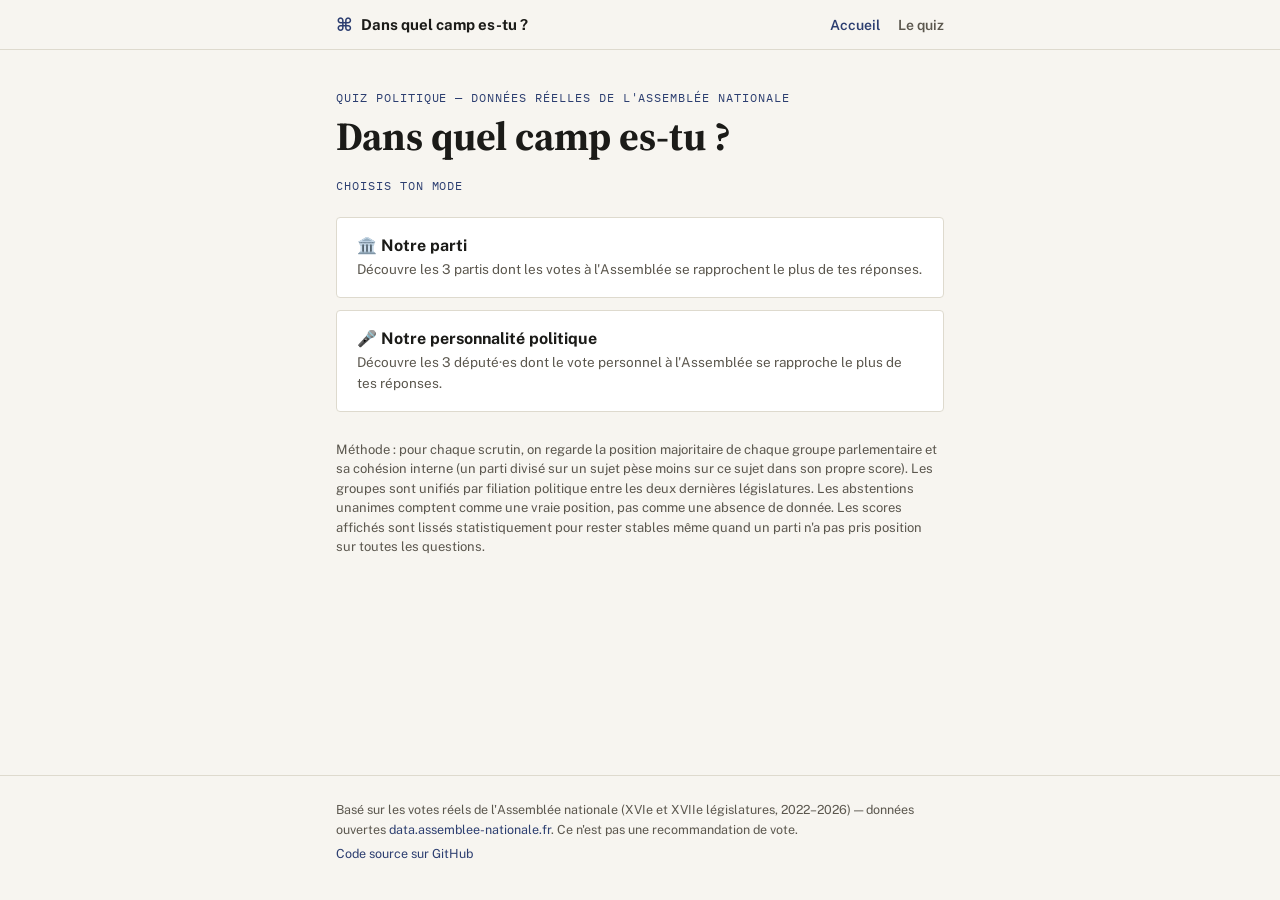
<file: site/index.html>
<!doctype html>
<html lang="fr">
<head>
<meta charset="utf-8">
<meta name="viewport" content="width=device-width, initial-scale=1, viewport-fit=cover">
<title>Dans quel camp es-tu ?</title>
<meta name="description" content="Quiz politique qui compare tes opinions aux votes réels de l'Assemblée nationale (2022-2026), pas aux programmes des partis.">
<link rel="preconnect" href="https://fonts.googleapis.com">
<link rel="preconnect" href="https://fonts.gstatic.com" crossorigin>
<link href="https://fonts.googleapis.com/css2?family=Source+Serif+4:opsz,wght@8..60,400;8..60,600;8..60,700&family=Public+Sans:wght@400;500;600;700&family=IBM+Plex+Mono:wght@400;500&display=swap" rel="stylesheet">
<link rel="stylesheet" href="css/style.css">
</head>
<body>

<div id="site-header"></div>

<div class="wrap">
  <section class="hero">
    <p class="eyebrow">Quiz politique — données réelles de l'Assemblée nationale</p>
    <h1>Dans quel camp es-tu ?</h1>

    <p class="eyebrow" style="margin-top:20px">Choisis ton mode</p>
    <div class="mode-choice">
      <a class="mode-card" href="quiz.html?mode=parti">
        <div class="mode-title">🏛️ Notre parti</div>
        <div class="mode-desc">Découvre les 3 partis dont les votes à l'Assemblée se rapprochent le plus de tes réponses.</div>
      </a>
      <a class="mode-card" href="quiz.html?mode=perso">
        <div class="mode-title">🎤 Notre personnalité politique</div>
        <div class="mode-desc">Découvre les 3 député·es dont le vote personnel à l'Assemblée se rapproche le plus de tes réponses.</div>
      </a>
    </div>

    <p class="footnote">Méthode : pour chaque scrutin, on regarde la position majoritaire de chaque groupe parlementaire et sa cohésion interne (un parti divisé sur un sujet pèse moins sur ce sujet dans son propre score). Les groupes sont unifiés par filiation politique entre les deux dernières législatures. Les abstentions unanimes comptent comme une vraie position, pas comme une absence de donnée. Les scores affichés sont lissés statistiquement pour rester stables même quand un parti n'a pas pris position sur toutes les questions.</p>
  </section>
</div>

<div id="site-footer"></div>

<script src="js/common.js"></script>
<script>renderHeader('index');</script>
</body>
</html>
</file>
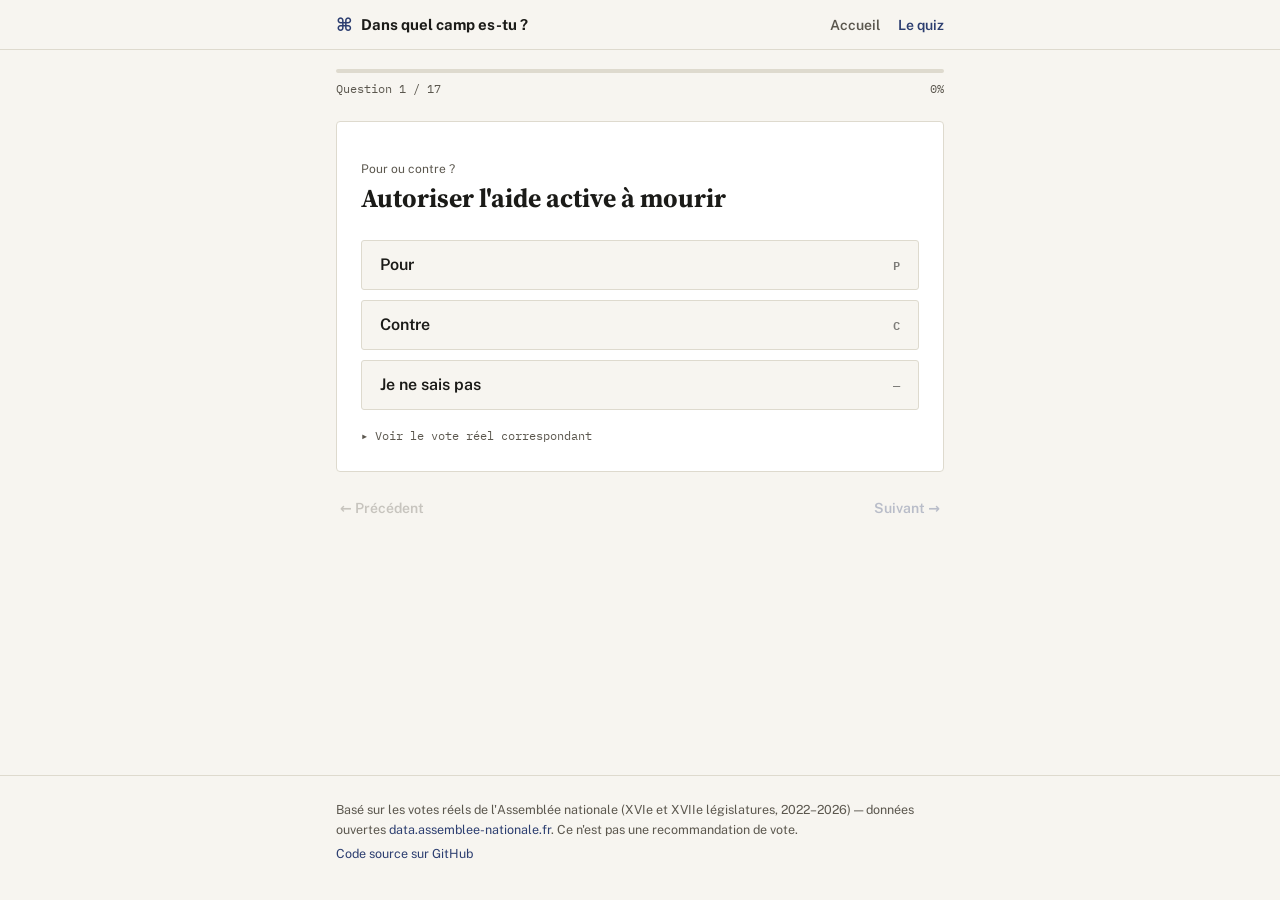
<file: site/quiz.html>
<!doctype html>
<html lang="fr">
<head>
<meta charset="utf-8">
<meta name="viewport" content="width=device-width, initial-scale=1, viewport-fit=cover">
<title>Le quiz — Dans quel camp es-tu ?</title>
<meta name="description" content="17 questions pour ou contre, comparées aux votes réels de l'Assemblée nationale.">
<link rel="preconnect" href="https://fonts.googleapis.com">
<link rel="preconnect" href="https://fonts.gstatic.com" crossorigin>
<link href="https://fonts.googleapis.com/css2?family=Source+Serif+4:opsz,wght@8..60,400;8..60,600;8..60,700&family=Public+Sans:wght@400;500;600;700&family=IBM+Plex+Mono:wght@400;500&display=swap" rel="stylesheet">
<link rel="stylesheet" href="css/style.css">
</head>
<body>

<div id="site-header"></div>

<div class="wrap">
  <section id="quiz">
    <div id="quiz-header">
      <div class="progress-track"><div class="progress-fill" id="progress-fill"></div></div>
      <div class="progress-label"><span id="progress-text">Question 1 / 17</span><span id="progress-pct">0%</span></div>
    </div>
    <div class="q-card">
      <p class="q-eyebrow">Pour ou contre ?</p>
      <h2 id="q-text"></h2>
      <p class="q-sub" id="q-sub"></p>
      <div class="choices">
        <button class="choice-btn" data-v="pour"><span>Pour</span><span class="tag">P</span></button>
        <button class="choice-btn" data-v="contre"><span>Contre</span><span class="tag">C</span></button>
        <button class="choice-btn" data-v="sans_avis"><span>Je ne sais pas</span><span class="tag">—</span></button>
      </div>
      <details class="scrutin-ref">
        <summary>Voir le vote réel correspondant</summary>
        <div class="scrutin-detail" id="scrutin-detail"></div>
      </details>
    </div>
    <div class="quiz-nav">
      <button class="nav-btn" id="btn-prev">← Précédent</button>
      <button class="nav-btn visible-link" id="btn-next" disabled>Suivant →</button>
    </div>
  </section>
</div>

<div id="site-footer"></div>

<script src="js/data.js"></script>
<script src="js/common.js"></script>
<script src="js/quiz.js"></script>
<script>renderHeader('quiz');</script>
</body>
</html>
</file>
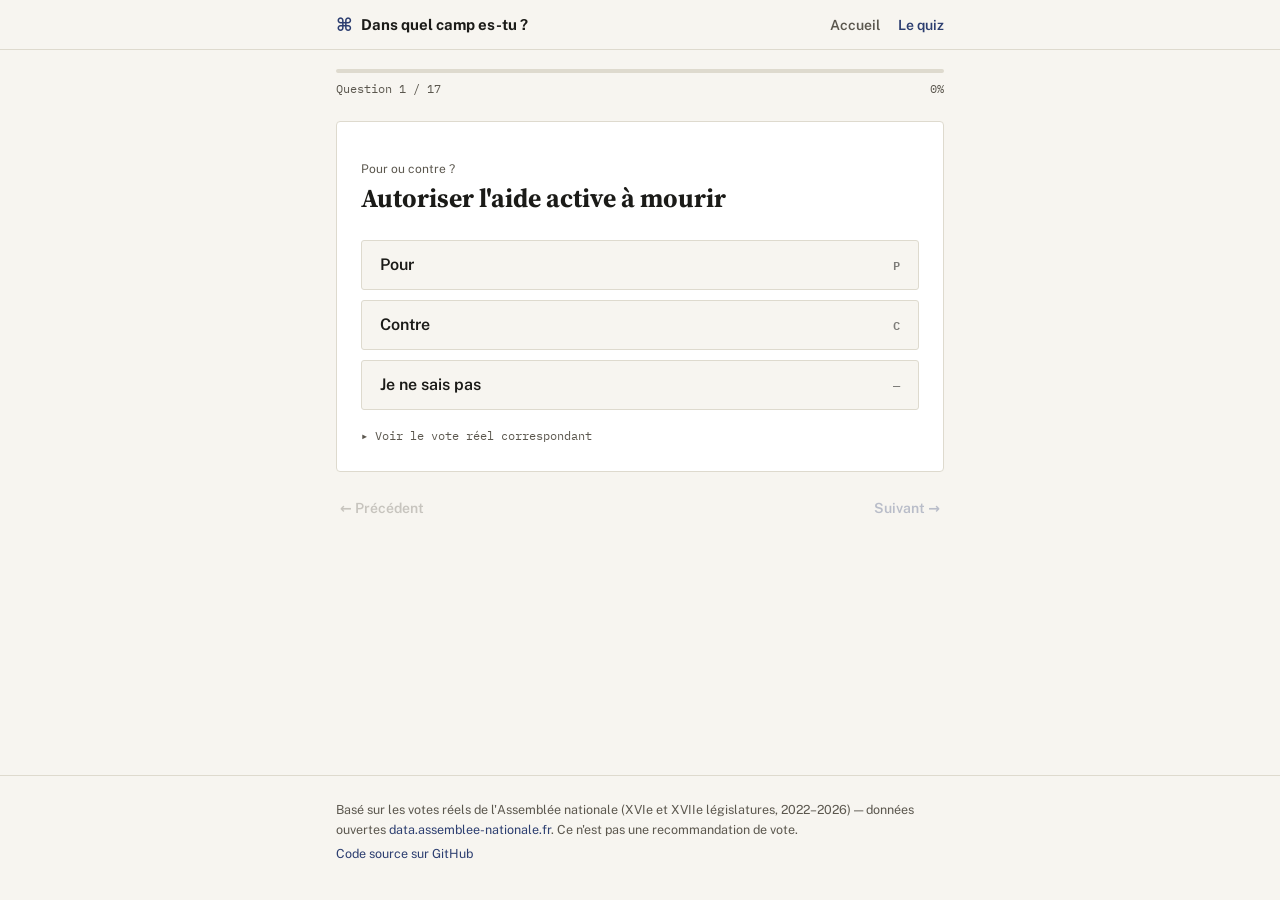
<file: site/resultats.html>
<!doctype html>
<html lang="fr">
<head>
<meta charset="utf-8">
<meta name="viewport" content="width=device-width, initial-scale=1, viewport-fit=cover">
<title>Mes résultats — Dans quel camp es-tu ?</title>
<meta name="description" content="Les partis dont les votes à l'Assemblée se rapprochent le plus de mes réponses.">
<link rel="preconnect" href="https://fonts.googleapis.com">
<link rel="preconnect" href="https://fonts.gstatic.com" crossorigin>
<link href="https://fonts.googleapis.com/css2?family=Source+Serif+4:opsz,wght@8..60,400;8..60,600;8..60,700&family=Public+Sans:wght@400;500;600;700&family=IBM+Plex+Mono:wght@400;500&display=swap" rel="stylesheet">
<link rel="stylesheet" href="css/style.css">
</head>
<body>

<div id="site-header"></div>

<div class="wrap">
  <section id="resultats">
    <p class="eyebrow" id="resultats-eyebrow">Dépouillement</p>
    <h1 id="resultats-titre">Ton camp</h1>
    <p class="resultats-sub" id="resultats-sub"></p>

    <div class="top3" id="top3"></div>

    <details class="classement-complet">
      <summary id="classement-complet-summary">Voir le classement complet</summary>
      <div id="classement-complet-list"></div>
    </details>

    <div class="actions-row">
      <button class="btn-secondary" id="btn-share">↗ Partager mon résultat</button>
      <button class="btn-secondary" id="btn-restart">↺ Refaire le quiz</button>
    </div>
    <p class="share-feedback" id="share-feedback"></p>

    <p class="footnote" id="resultats-footnote"></p>
  </section>
</div>

<div id="site-footer"></div>

<script src="js/data.js"></script>
<script src="js/scoring.js"></script>
<script src="js/common.js"></script>
<script src="js/resultats.js"></script>
<script>renderHeader('resultats');</script>
</body>
</html>
</file>
<file: site/css/style.css>
/* Dans quel camp es-tu ? — feuille de style unique du site.
   Concept : un carnet de dépouillement électoral — une seule colonne de
   lecture, couleurs officielles des groupes, typographie sérif pour les
   titres / sans-serif pour le texte / mono pour les données chiffrées. */

:root{
  --bg:#F7F5F0; --surface:#FFFFFF; --ink:#1B1B18; --ink-soft:#5B574E;
  --rule:#DEDACE; --accent:#2C3E70; --accent-soft:#E7EAF2;
  --pour:#2E6E4E; --contre:#9B3B32; --neutre:#8A8575;
  font-size:16px; color-scheme: light;
}
@media (prefers-color-scheme: dark){
  :root:not([data-theme="light"]){
    --bg:#15140F; --surface:#1E1C16; --ink:#EDEAE1; --ink-soft:#AFA998;
    --rule:#38352B; --accent:#9FB0E0; --accent-soft:#242B40;
    --pour:#6FBF93; --contre:#DD8278; --neutre:#8A8575;
    color-scheme: dark;
  }
}
:root[data-theme="dark"]{
  --bg:#15140F; --surface:#1E1C16; --ink:#EDEAE1; --ink-soft:#AFA998;
  --rule:#38352B; --accent:#9FB0E0; --accent-soft:#242B40;
  --pour:#6FBF93; --contre:#DD8278; --neutre:#8A8575;
  color-scheme: dark;
}
*{box-sizing:border-box;}
html,body{margin:0; background:var(--bg); color:var(--ink);}
body{
  font-family:"Public Sans", system-ui, sans-serif;
  padding-left:max(0px, env(safe-area-inset-left,0px));
  padding-right:max(0px, env(safe-area-inset-right,0px));
  min-height:100vh;
  display:flex; flex-direction:column;
}
h1,h2,h3{font-family:"Source Serif 4", Georgia, serif; font-weight:700; text-wrap:balance; margin:0;}
.mono{font-family:"IBM Plex Mono", monospace;}
.wrap{max-width:640px; margin:0 auto; padding:0 16px 40px; width:100%; flex:1;}
.eyebrow{
  font-family:"IBM Plex Mono", monospace; font-size:12px; letter-spacing:.08em;
  text-transform:uppercase; color:var(--accent); margin-bottom:10px;
}
a{color:var(--accent); text-decoration:none;}
a:hover{text-decoration:underline;}
button{font-family:inherit; cursor:pointer;}
[hidden]{display:none!important;}

/* --- Header / footer réutilisables --- */
#site-header{
  position:sticky; top:0; z-index:10; background:var(--bg);
  border-bottom:1px solid var(--rule);
}
.site-header-inner{
  max-width:640px; margin:0 auto; padding:14px 16px;
  display:flex; align-items:center; justify-content:space-between; gap:12px;
}
.brand{display:flex; align-items:center; gap:8px; color:var(--ink); font-weight:700; font-size:15px;}
.brand:hover{text-decoration:none;}
.brand-mark{color:var(--accent); font-size:18px;}
.site-nav{display:flex; gap:18px; font-size:14px; font-weight:600;}
.site-nav a{color:var(--ink-soft);}
.site-nav a.active{color:var(--accent);}

#site-footer{border-top:1px solid var(--rule); margin-top:32px;}
.site-footer-inner{
  max-width:640px; margin:0 auto; padding:20px 16px 32px;
  font-size:12.5px; color:var(--ink-soft); line-height:1.6;
}
.site-footer-inner p{margin:4px 0;}

/* --- Accueil --- */
.hero{padding-top:28px;}
.hero h1{font-size:clamp(28px,6vw,40px); line-height:1.08; margin-bottom:14px;}
.hero .lede{font-size:17px; color:var(--ink-soft); line-height:1.55; margin-bottom:20px;}
.principe{
  background:var(--surface); border:1px solid var(--rule); border-radius:3px;
  padding:18px 20px; margin:22px 0; border-left:3px solid var(--accent);
}
.principe p{margin:0; font-size:15px; line-height:1.55;}
.principe strong{color:var(--accent);}
.meta-box{
  display:grid; grid-template-columns:repeat(3,1fr); gap:1px;
  background:var(--rule); border:1px solid var(--rule); border-radius:3px;
  overflow:hidden; margin:22px 0;
}
.meta-box div{background:var(--surface); padding:14px 12px; text-align:center;}
.meta-box .num{font-family:"IBM Plex Mono",monospace; font-size:20px; font-weight:500; color:var(--accent);}
.meta-box .lbl{font-size:11px; color:var(--ink-soft); text-transform:uppercase; letter-spacing:.04em; margin-top:4px;}

.mode-choice{display:grid; gap:12px; margin-top:24px;}
.mode-card{
  display:block; background:var(--surface); border:1.5px solid var(--rule); border-radius:4px;
  padding:18px 20px; transition:border-color .15s;
}
.mode-card:hover{border-color:var(--accent); text-decoration:none;}
.mode-card .mode-title{font-weight:700; font-size:16px; color:var(--ink); display:flex; align-items:center; gap:8px;}
.mode-card .mode-desc{font-size:13.5px; color:var(--ink-soft); margin-top:4px; line-height:1.5;}
.mode-card.disabled{opacity:.55; cursor:default; pointer-events:none;}
.badge-soon{
  font-family:"IBM Plex Mono",monospace; font-size:10px; text-transform:uppercase; letter-spacing:.04em;
  background:var(--accent-soft); color:var(--accent); padding:2px 7px; border-radius:10px;
}

.btn-primary{
  display:inline-flex; align-items:center; gap:8px;
  background:var(--accent); color:var(--bg); border:none; border-radius:3px;
  padding:14px 26px; font-size:16px; font-weight:600; margin-top:8px;
}
.btn-primary:hover{opacity:.9; text-decoration:none;}
.footnote{font-size:13px; color:var(--ink-soft); line-height:1.5; margin-top:28px;}

/* --- Quiz --- */
#quiz-header{
  position:sticky; top:53px; z-index:5;
  background:var(--bg); padding-top:16px; padding-bottom:10px;
}
.progress-track{height:4px; background:var(--rule); border-radius:2px; overflow:hidden;}
.progress-fill{height:100%; background:var(--accent); transition:width .3s ease;}
.progress-label{
  display:flex; justify-content:space-between; font-family:"IBM Plex Mono",monospace;
  font-size:12px; color:var(--ink-soft); margin-top:8px;
}
.q-card{
  background:var(--surface); border:1px solid var(--rule); border-radius:4px;
  padding:28px 24px; margin-top:18px;
}
.q-card .q-eyebrow{font-size:12px; color:var(--ink-soft); margin-bottom:6px;}
.q-card h2{font-size:clamp(20px,4.5vw,26px); line-height:1.3;}
.q-card .q-sub{font-size:14px; color:var(--ink-soft); margin-top:10px; line-height:1.5;}
.choices{display:grid; gap:10px; margin-top:24px;}
.choice-btn{
  display:flex; align-items:center; justify-content:space-between;
  background:var(--bg); border:1.5px solid var(--rule); border-radius:3px;
  padding:14px 18px; font-size:16px; font-weight:600; color:var(--ink);
  text-align:left; transition:border-color .15s, background .15s; width:100%;
}
.choice-btn .tag{font-family:"IBM Plex Mono",monospace; font-size:12px; opacity:.55;}
.choice-btn[data-v="pour"]:hover,.choice-btn[data-v="pour"].active{border-color:var(--pour); background:color-mix(in srgb, var(--pour) 12%, var(--surface));}
.choice-btn[data-v="contre"]:hover,.choice-btn[data-v="contre"].active{border-color:var(--contre); background:color-mix(in srgb, var(--contre) 12%, var(--surface));}
.choice-btn[data-v="sans_avis"]:hover,.choice-btn[data-v="sans_avis"].active{border-color:var(--neutre); background:color-mix(in srgb, var(--neutre) 12%, var(--surface));}
details.scrutin-ref{margin-top:18px;}
details.scrutin-ref summary{
  font-family:"IBM Plex Mono",monospace; font-size:12px; color:var(--ink-soft);
  cursor:pointer; list-style:none;
}
details.scrutin-ref summary::-webkit-details-marker{display:none;}
details.scrutin-ref summary::before{content:"▸ "; }
details.scrutin-ref[open] summary::before{content:"▾ ";}
.scrutin-detail{
  font-size:13.5px; line-height:1.55; color:var(--ink-soft); margin-top:8px;
  padding:12px 14px; background:var(--accent-soft); border-radius:3px;
}
.scrutin-detail .k{color:var(--ink); font-weight:600;}
.quiz-nav{display:flex; justify-content:space-between; margin-top:18px;}
.nav-btn{
  background:none; border:none; color:var(--ink-soft); font-size:14px;
  font-weight:600; padding:10px 4px;
}
.nav-btn:disabled{opacity:.3; cursor:default;}
.nav-btn.visible-link{color:var(--accent);}

/* --- Résultats --- */
#resultats h1{font-size:clamp(24px,5vw,32px); margin-bottom:6px;}
.resultats-sub{color:var(--ink-soft); font-size:15px; margin-bottom:26px;}

.top3{display:grid; gap:16px;}
.parti-card{
  background:var(--surface); border:1px solid var(--rule); border-radius:6px;
  padding:20px; position:relative; overflow:hidden;
}
.parti-card.rank-1{border-color:var(--accent); border-width:1.5px;}
.rank-badge{
  position:absolute; top:14px; right:16px; font-family:"IBM Plex Mono",monospace;
  font-size:11px; color:var(--ink-soft); letter-spacing:.04em;
}
.parti-card-top{display:flex; align-items:center; gap:16px;}
.donut-wrap{position:relative; width:76px; height:76px; flex:none;}
.donut-wrap svg{width:100%; height:100%; transform:rotate(-90deg);}
.donut-pct{
  position:absolute; inset:0; display:flex; align-items:center; justify-content:center;
  font-family:"IBM Plex Mono",monospace; font-weight:600; font-size:17px;
}
.parti-card-id{flex:1; min-width:0;}
.parti-card-id .nom{font-weight:700; font-size:17px; line-height:1.25;}
.parti-card-id .fiab{font-size:11px; color:var(--ink-soft); margin-top:3px;}
.parti-card .desc{font-size:13.5px; color:var(--ink-soft); line-height:1.5; margin-top:14px;}

.representant{
  display:flex; align-items:center; gap:10px; margin-top:14px;
  padding-top:14px; border-top:1px solid var(--rule);
}
.avatar-init{
  width:38px; height:38px; min-width:38px; border-radius:50%;
  display:flex; align-items:center; justify-content:center;
  font-family:"IBM Plex Mono",monospace; font-weight:700; font-size:14px; color:#fff;
}
.representant-id .nom{font-size:13.5px; font-weight:700; color:var(--ink);}
.representant-id .fonction{font-size:12px; color:var(--ink-soft);}

.parti-card details{margin-top:12px;}
.parti-card details summary{
  font-family:"IBM Plex Mono",monospace; font-size:11.5px; color:var(--ink-soft);
  cursor:pointer; list-style:none;
}
.parti-card details summary::-webkit-details-marker{display:none;}
.parti-card details summary::before{content:"▸ ";}
.parti-card details[open] summary::before{content:"▾ ";}
.vote-line{
  display:flex; justify-content:space-between; gap:10px; padding:7px 0;
  border-bottom:1px solid var(--rule); font-size:13px;
}
.vote-line:last-child{border-bottom:none;}
.vote-line .q-txt{color:var(--ink-soft); min-width:0;}
.tag-accord{
  font-family:"IBM Plex Mono",monospace; font-size:11px; padding:2px 8px; border-radius:10px;
  white-space:nowrap; height:fit-content;
}
.tag-accord.yes{background:color-mix(in srgb, var(--pour) 18%, transparent); color:var(--pour);}
.tag-accord.no{background:color-mix(in srgb, var(--contre) 18%, transparent); color:var(--contre);}
.tag-accord.mid{background:color-mix(in srgb, var(--neutre) 18%, transparent); color:var(--ink-soft);}

.classement-complet summary{
  font-family:"IBM Plex Mono",monospace; font-size:12.5px; color:var(--ink-soft);
  cursor:pointer; list-style:none; margin-top:26px;
}
.classement-complet summary::-webkit-details-marker{display:none;}
.classement-complet summary::before{content:"▸ ";}
.classement-complet[open] summary::before{content:"▾ ";}
.classement-row{
  display:flex; align-items:center; gap:10px; padding:9px 0; border-bottom:1px solid var(--rule); font-size:13.5px;
}
.classement-row .swatch{width:9px; height:9px; border-radius:50%; flex:none;}
.classement-row .nom{flex:1;}
.classement-row .score{font-family:"IBM Plex Mono",monospace; font-weight:600;}

.actions-row{display:flex; flex-wrap:wrap; gap:10px; margin-top:28px;}
.btn-secondary{
  background:none; border:1.5px solid var(--accent); color:var(--accent);
  border-radius:3px; padding:12px 20px; font-weight:600; font-size:14.5px;
  display:inline-flex; align-items:center; gap:8px;
}
.btn-secondary:hover{background:var(--accent-soft);}
.share-feedback{font-size:12.5px; color:var(--pour); margin-top:8px; min-height:1.2em;}
</file>
